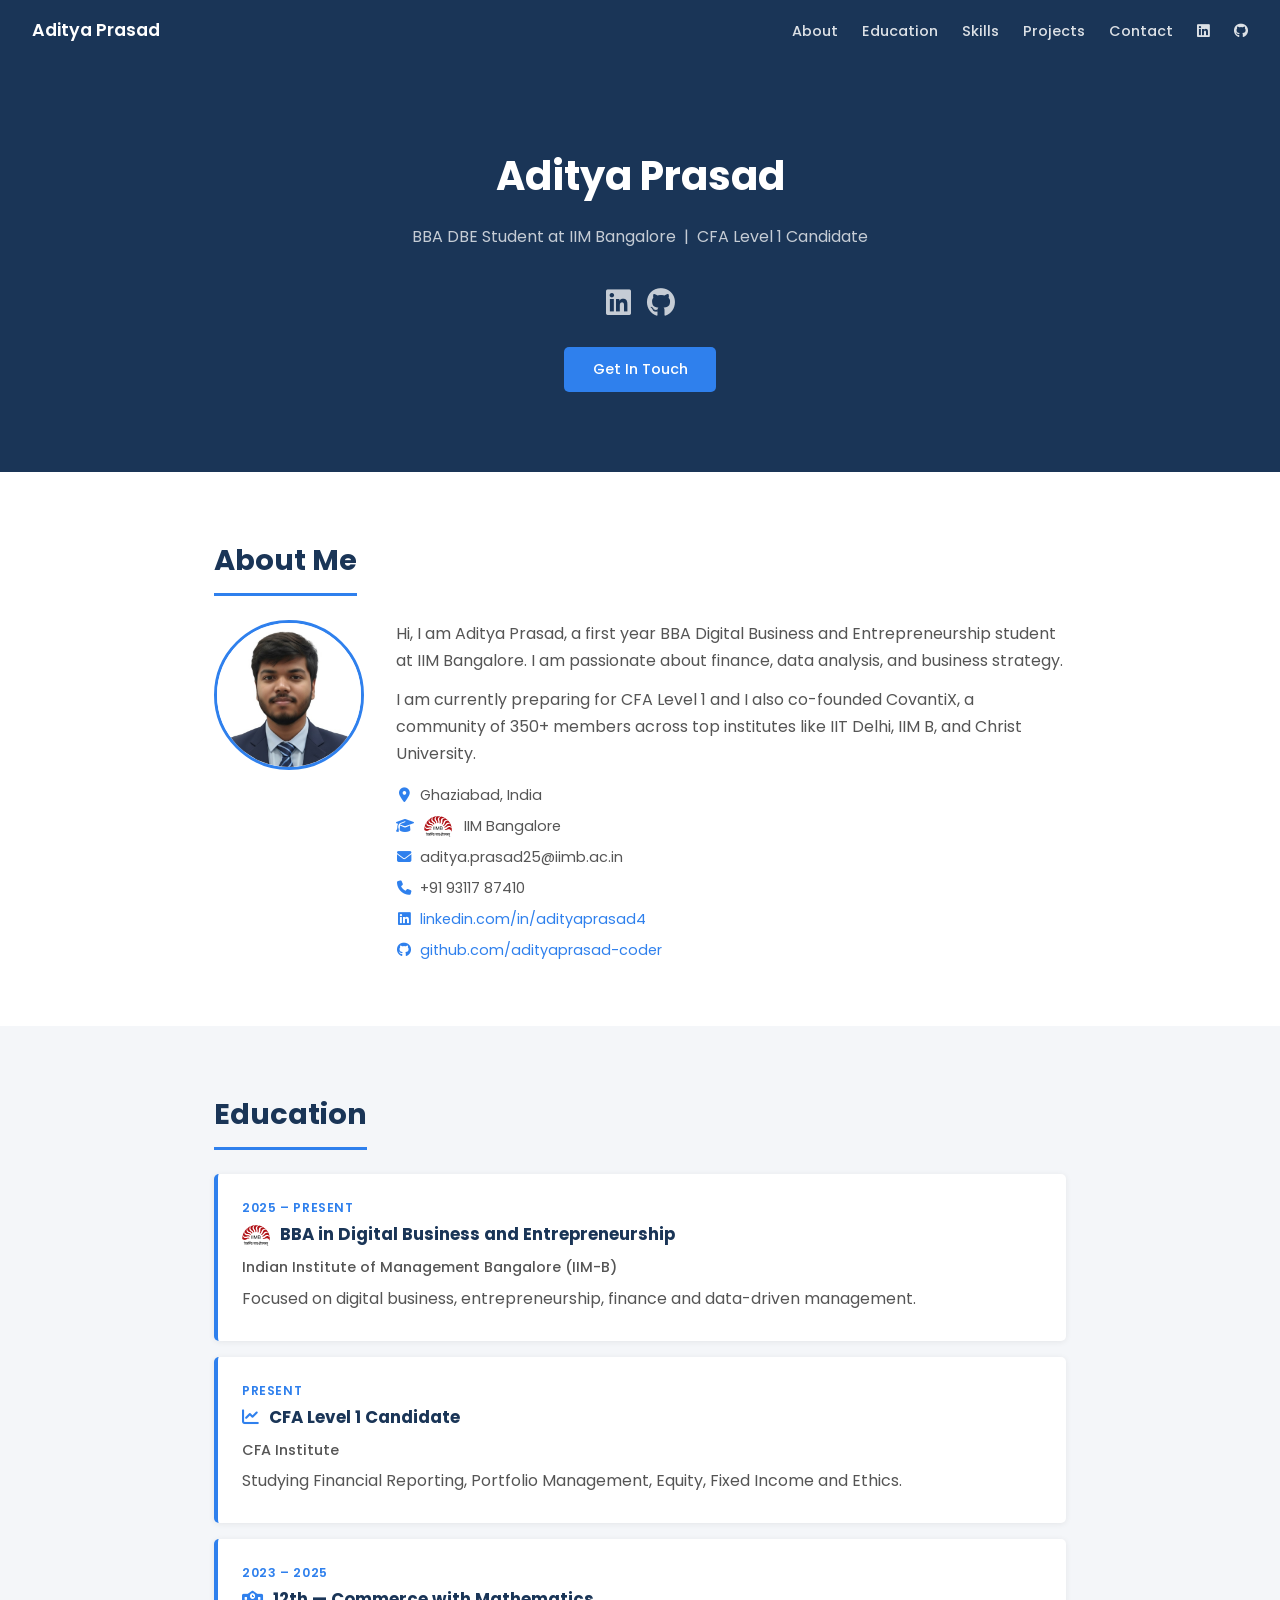
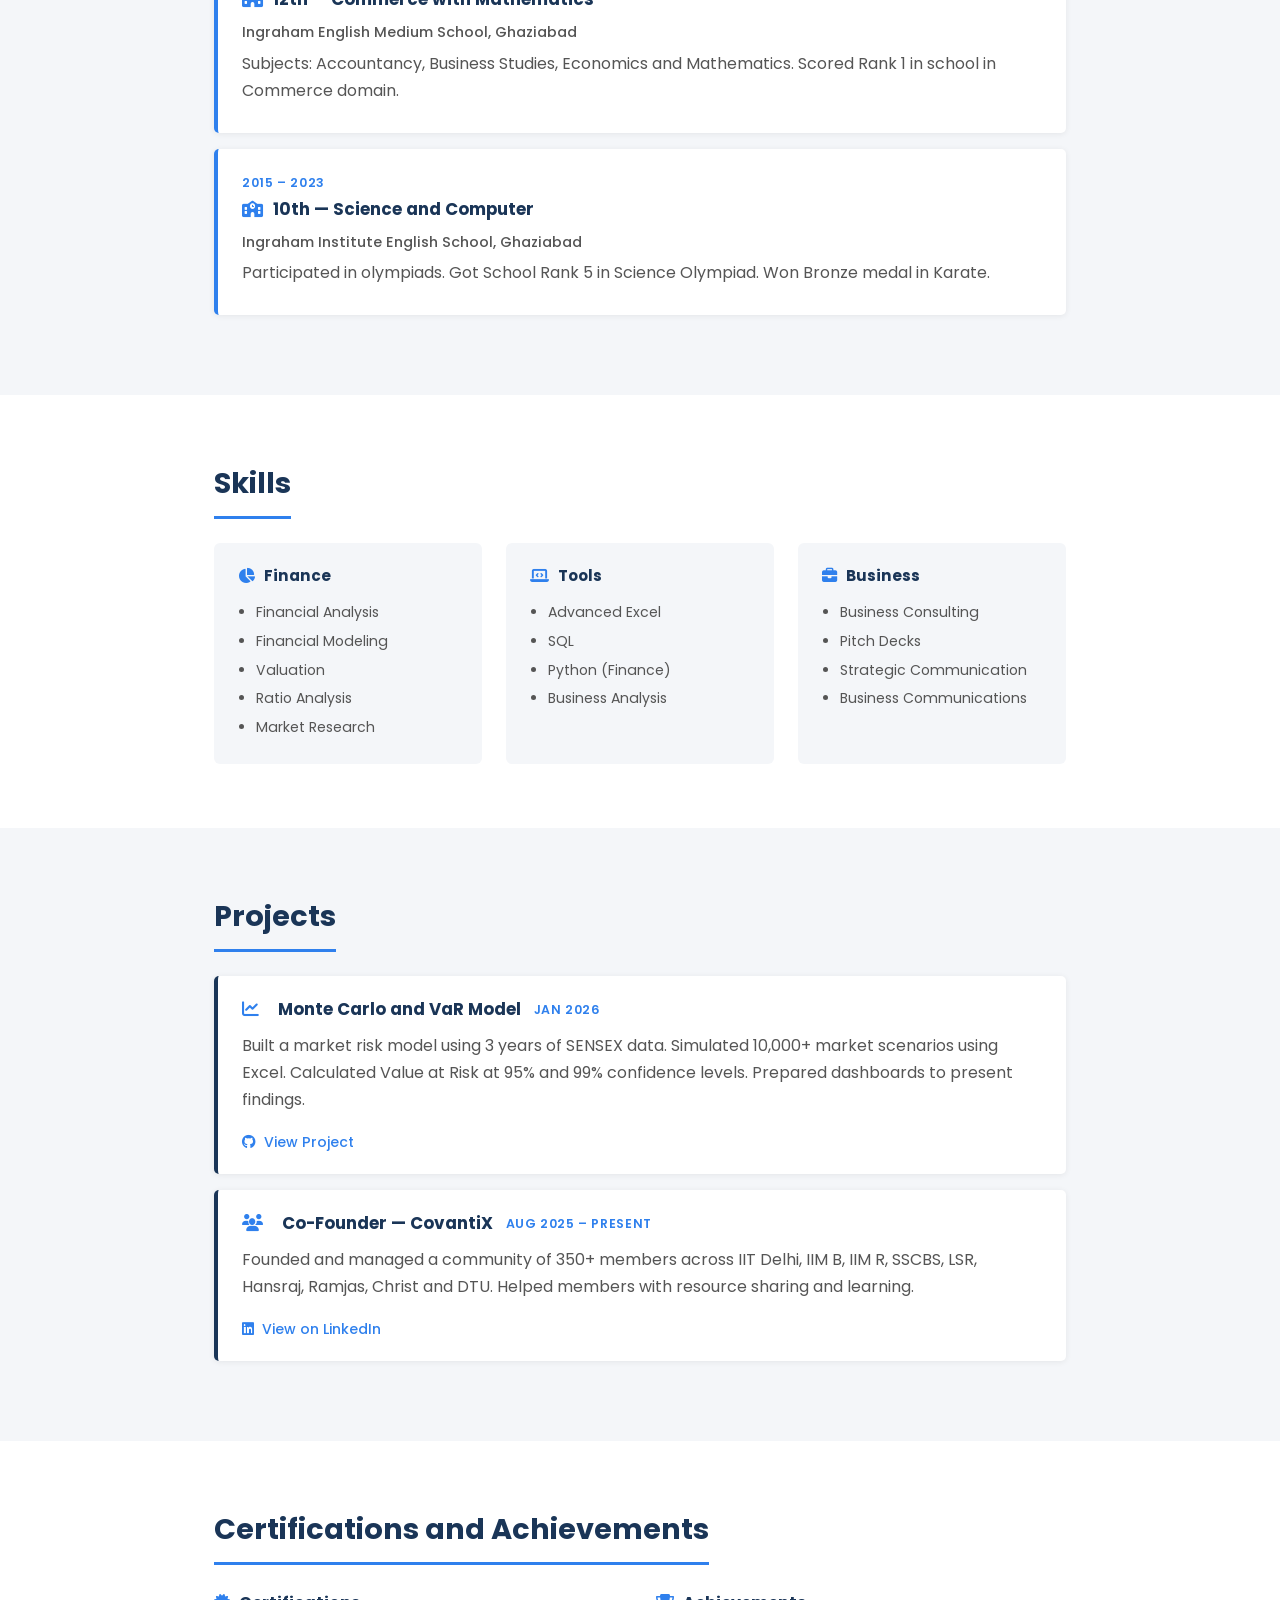
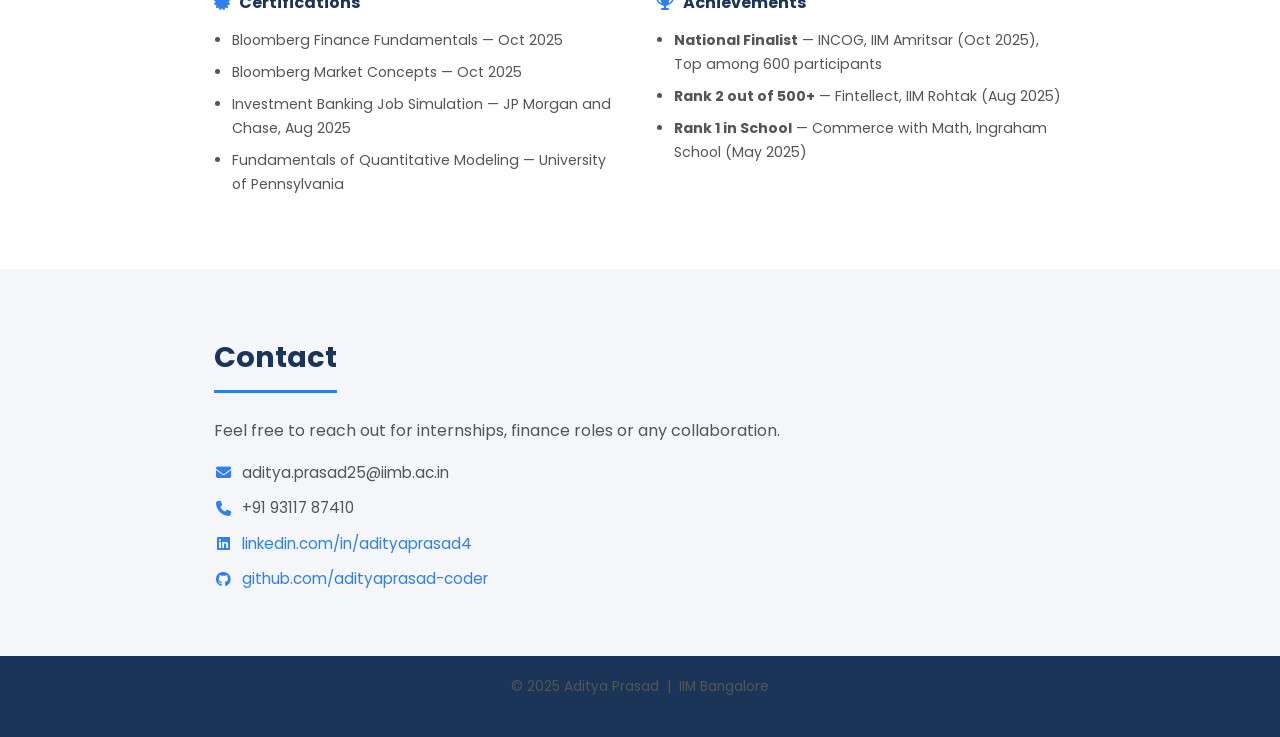
<file: index.html>
<!DOCTYPE html>
<html lang="en">
<head>
  <meta charset="UTF-8" />
  <meta name="viewport" content="width=device-width, initial-scale=1.0"/>
  <title>Aditya Prasad | Resume</title>
  <link href="https://fonts.googleapis.com/css2?family=Poppins:wght@400;500;600;700&display=swap" rel="stylesheet">
  <!-- Font Awesome for icons -->
  <link rel="stylesheet" href="https://cdnjs.cloudflare.com/ajax/libs/font-awesome/6.5.0/css/all.min.css">
  <link rel="stylesheet" href="style.css" />
</head>
<body>

  <!-- NAVIGATION BAR -->
  <nav id="navbar">
    <div class="nav-logo">Aditya Prasad</div>
    <ul class="nav-links">
      <li><a href="#about">About</a></li>
      <li><a href="#education">Education</a></li>
      <li><a href="#skills">Skills</a></li>
      <li><a href="#projects">Projects</a></li>
      <li><a href="#contact">Contact</a></li>
      <!-- LinkedIn & GitHub icons in navbar -->
      <li>
        <a href="https://linkedin.com/in/adityaprasad4/" target="_blank" class="nav-icon" title="LinkedIn">
          <i class="fa-brands fa-linkedin"></i>
        </a>
      </li>
      <li>
        <a href="https://github.com/adityaprasad-coder" target="_blank" class="nav-icon" title="GitHub">
          <i class="fa-brands fa-github"></i>
        </a>
      </li>
    </ul>
  </nav>

  <!-- HERO -->
  <section id="hero">
    <h1>Aditya Prasad</h1>
    <p>BBA DBE Student at IIM Bangalore &nbsp;|&nbsp; CFA Level 1 Candidate</p>
    <!-- Social icons in hero -->
    <div class="hero-icons">
      <a href="https://linkedin.com/in/adityaprasad4/" target="_blank" title="LinkedIn">
        <i class="fa-brands fa-linkedin"></i>
      </a>
      <a href="https://github.com/adityaprasad-coder" target="_blank" title="GitHub">
        <i class="fa-brands fa-github"></i>
      </a>
    </div>
    <a href="#contact" class="btn">Get In Touch</a>
  </section>

  <!-- ABOUT ME -->
  <section id="about" class="section">
    <div class="container">
      <h2>About Me</h2>
      <div class="about-flex">
        <img src="photo.jpg" alt="Aditya Prasad" class="profile-photo" />
        <div class="about-text">
          <p>Hi, I am Aditya Prasad, a first year BBA Digital Business and Entrepreneurship student at IIM Bangalore. I am passionate about finance, data analysis, and business strategy.</p>
          <p>I am currently preparing for CFA Level 1 and I also co-founded CovantiX, a community of 350+ members across top institutes like IIT Delhi, IIM B, and Christ University.</p>
          <ul class="info-list">
            <li><i class="fa-solid fa-location-dot"></i> Ghaziabad, India</li>
            <li>
              <i class="fa-solid fa-graduation-cap"></i> <img src="IIMB.svg" alt="IIM-B" class="iimb-logo" /> IIM Bangalore
            </li>
            <li><i class="fa-solid fa-envelope"></i> aditya.prasad25@iimb.ac.in</li>
            <li><i class="fa-solid fa-phone"></i> +91 93117 87410</li>
            <li>
              <i class="fa-brands fa-linkedin"></i>
              <a href="https://linkedin.com/in/adityaprasad4/" target="_blank">linkedin.com/in/adityaprasad4</a>
            </li>
            <li>
              <i class="fa-brands fa-github"></i>
              <a href="https://github.com/adityaprasad-coder" target="_blank">github.com/adityaprasad-coder</a>
            </li>
          </ul>
        </div>
      </div>
    </div>
  </section>

  <!-- EDUCATION -->
  <section id="education" class="section grey-bg">
    <div class="container">
      <h2>Education</h2>

      <div class="edu-card">
        <span class="year">2025 – Present</span>
        <h3>
          
          <img src="IIMB.svg" alt="IIM-B" class="edu-icon" /> BBA in Digital Business and Entrepreneurship
        </h3>
        <p class="institute">Indian Institute of Management Bangalore (IIM-B)</p>
        <p>Focused on digital business, entrepreneurship, finance and data-driven management.</p>
      </div>

      <div class="edu-card">
        <span class="year">Present</span>
        <h3><i class="fa-solid fa-chart-line edu-icon-fa"></i> CFA Level 1 Candidate</h3>
        <p class="institute">CFA Institute</p>
        <p>Studying Financial Reporting, Portfolio Management, Equity, Fixed Income and Ethics.</p>
      </div>

      <div class="edu-card">
        <span class="year">2023 – 2025</span>
        <h3><i class="fa-solid fa-school edu-icon-fa"></i> 12th — Commerce with Mathematics</h3>
        <p class="institute">Ingraham English Medium School, Ghaziabad</p>
        <p>Subjects: Accountancy, Business Studies, Economics and Mathematics. Scored Rank 1 in school in Commerce domain.</p>
      </div>

      <div class="edu-card">
        <span class="year">2015 – 2023</span>
        <h3><i class="fa-solid fa-school edu-icon-fa"></i> 10th — Science and Computer</h3>
        <p class="institute">Ingraham Institute English School, Ghaziabad</p>
        <p>Participated in olympiads. Got School Rank 5 in Science Olympiad. Won Bronze medal in Karate.</p>
      </div>

    </div>
  </section>

  <!-- SKILLS -->
  <section id="skills" class="section">
    <div class="container">
      <h2>Skills</h2>
      <div class="skills-flex">

        <div class="skill-box">
          <h3><i class="fa-solid fa-chart-pie"></i> Finance</h3>
          <ul>
            <li>Financial Analysis</li>
            <li>Financial Modeling</li>
            <li>Valuation</li>
            <li>Ratio Analysis</li>
            <li>Market Research</li>
          </ul>
        </div>

        <div class="skill-box">
          <h3><i class="fa-solid fa-laptop-code"></i> Tools</h3>
          <ul>
            <li>Advanced Excel</li>
            <li>SQL</li>
            <li>Python (Finance)</li>
            <li>Business Analysis</li>
          </ul>
        </div>

        <div class="skill-box">
          <h3><i class="fa-solid fa-briefcase"></i> Business</h3>
          <ul>
            <li>Business Consulting</li>
            <li>Pitch Decks</li>
            <li>Strategic Communication</li>
            <li>Business Communications</li>
          </ul>
        </div>

      </div>
    </div>
  </section>

  <!-- PROJECTS -->
  <section id="projects" class="section grey-bg">
    <div class="container">
      <h2>Projects</h2>

      <div class="project-card">
        <h3><i class="fa-solid fa-chart-line"></i> Monte Carlo and VaR Model <span class="year">Jan 2026</span></h3>
        <p>Built a market risk model using 3 years of SENSEX data. Simulated 10,000+ market scenarios using Excel. Calculated Value at Risk at 95% and 99% confidence levels. Prepared dashboards to present findings.</p>
        <a href="https://bit.ly/4pxqvvm" target="_blank" class="project-link">
          <i class="fa-brands fa-github"></i> View Project
        </a>
      </div>

      <div class="project-card">
        <h3><i class="fa-solid fa-users"></i> Co-Founder — CovantiX <span class="year">Aug 2025 – Present</span></h3>
        <p>Founded and managed a community of 350+ members across IIT Delhi, IIM B, IIM R, SSCBS, LSR, Hansraj, Ramjas, Christ and DTU. Helped members with resource sharing and learning.</p>
        <a href="https://linkedin.com/in/adityaprasad4/" target="_blank" class="project-link">
          <i class="fa-brands fa-linkedin"></i> View on LinkedIn
        </a>
      </div>

    </div>
  </section>

  <!-- CERTIFICATIONS -->
  <section id="certifications" class="section">
    <div class="container">
      <h2>Certifications and Achievements</h2>
      <div class="two-col">

        <div>
          <h3><i class="fa-solid fa-certificate"></i> Certifications</h3>
          <ul class="simple-list">
            <li>Bloomberg Finance Fundamentals — Oct 2025</li>
            <li>Bloomberg Market Concepts — Oct 2025</li>
            <li>Investment Banking Job Simulation — JP Morgan and Chase, Aug 2025</li>
            <li>Fundamentals of Quantitative Modeling — University of Pennsylvania</li>
          </ul>
        </div>

        <div>
          <h3><i class="fa-solid fa-trophy"></i> Achievements</h3>
          <ul class="simple-list">
            <li><b>National Finalist</b> — INCOG, IIM Amritsar (Oct 2025), Top among 600 participants</li>
            <li><b>Rank 2 out of 500+</b> — Fintellect, IIM Rohtak (Aug 2025)</li>
            <li><b>Rank 1 in School</b> — Commerce with Math, Ingraham School (May 2025)</li>
          </ul>
        </div>

      </div>
    </div>
  </section>

  <!-- CONTACT -->
  <section id="contact" class="section grey-bg">
    <div class="container">
      <h2>Contact</h2>
      <p>Feel free to reach out for internships, finance roles or any collaboration.</p>
      <ul class="contact-list">
        <li><i class="fa-solid fa-envelope"></i> aditya.prasad25@iimb.ac.in</li>
        <li><i class="fa-solid fa-phone"></i> +91 93117 87410</li>
        <li>
          <i class="fa-brands fa-linkedin"></i>
          <a href="https://linkedin.com/in/adityaprasad4/" target="_blank">linkedin.com/in/adityaprasad4</a>
        </li>
        <li>
          <i class="fa-brands fa-github"></i>
          <a href="https://github.com/adityaprasad-coder" target="_blank">github.com/adityaprasad-coder</a>
        </li>
      </ul>
    </div>
  </section>

  <!-- FOOTER -->
  <footer id="footer">
    <p>© 2025 Aditya Prasad &nbsp;|&nbsp; IIM Bangalore</p>
    <div class="footer-icons">
</file>
<file: style.css>
/* ================================
   STYLE.CSS — Aditya Prasad
   Simple Resume Website
   ================================ */

/* 1. CSS Variables - Color Palette */
:root {
  --primary: #1a3557;
  --accent: #2f80ed;
  --bg: #ffffff;
  --grey-bg: #f4f6f9;
  --text: #222222;
  --muted: #555555;
  --border: #dddddd;
  --font: 'Poppins', sans-serif;
}

/* 2. Base / Element Selectors */
* {
  margin: 0;
  padding: 0;
  box-sizing: border-box;
}

html {
  scroll-behavior: smooth;
}

body {
  font-family: var(--font);
  color: var(--text);
  background-color: var(--bg);
  font-size: 16px;
  line-height: 1.7;
}

h2 {
  font-size: 1.8rem;
  color: var(--primary);
  margin-bottom: 1.5rem;
  border-bottom: 3px solid var(--accent);
  padding-bottom: 0.5rem;
  display: inline-block;
}

h3 {
  font-size: 1.05rem;
  color: var(--primary);
  margin-bottom: 0.4rem;
}

p {
  color: var(--muted);
  margin-bottom: 0.6rem;
}

a {
  color: var(--accent);
  text-decoration: none;
}

a:hover {
  text-decoration: underline;
}

ul {
  list-style: none;
}

/* 3. Container */
.container {
  max-width: 900px;
  margin: 0 auto;
  padding: 0 1.5rem;
}

/* 4. Navigation Bar - Flexbox */
#navbar {
  background-color: var(--primary);
  padding: 1rem 2rem;
  position: sticky;
  top: 0;
  z-index: 100;
  display: flex;
  align-items: center;
  justify-content: space-between;
}

.nav-logo {
  color: white;
  font-size: 1.1rem;
  font-weight: 600;
}

.nav-links {
  display: flex;
  gap: 1.5rem;
}

.nav-links a {
  color: rgba(255, 255, 255, 0.85);
  font-size: 0.9rem;
  font-weight: 500;
}

.nav-links a:hover {
  color: white;
  text-decoration: none;
}

/* 5. Hero Section */
#hero {
  background-color: var(--primary);
  color: white;
  text-align: center;
  padding: 5rem 1.5rem;
}

#hero h1 {
  font-size: 2.5rem;
  margin-bottom: 0.8rem;
  color: white;
}

#hero p {
  color: rgba(255, 255, 255, 0.75);
  font-size: 1rem;
  margin-bottom: 1.8rem;
}

/* Class Selector - Button */
.btn {
  display: inline-block;
  background-color: var(--accent);
  color: white;
  padding: 0.65rem 1.8rem;
  border-radius: 5px;
  font-weight: 500;
  font-size: 0.9rem;
}

.btn:hover {
  opacity: 0.9;
  text-decoration: none;
}

/* 6. Sections */
.section {
  padding: 4rem 0;
}

.grey-bg {
  background-color: var(--grey-bg);
}

/* 7. About Section - Flexbox */
.about-flex {
  display: flex;
  gap: 2rem;
  align-items: flex-start;
}

/* Class Selector */
.profile-photo {
  width: 150px;
  height: 150px;
  border-radius: 50%;
  object-fit: cover;
  object-position: center top;
  border: 3px solid var(--accent);
  flex-shrink: 0;
}

.about-text p {
  margin-bottom: 0.7rem;
}

.info-list {
  margin-top: 1rem;
  display: flex;
  flex-direction: column;
  gap: 0.4rem;
}

.info-list li {
  font-size: 0.9rem;
  color: var(--muted);
}

/* 8. Education Cards */
.edu-card {
  background: white;
  border-left: 4px solid var(--accent);
  padding: 1.2rem 1.5rem;
  margin-bottom: 1rem;
  border-radius: 5px;
  box-shadow: 0 1px 6px rgba(0,0,0,0.07);
}

.grey-bg .edu-card {
  background: white;
}

.year {
  font-size: 0.78rem;
  font-weight: 600;
  color: var(--accent);
  text-transform: uppercase;
  letter-spacing: 0.05em;
}

.institute {
  color: var(--muted);
  font-size: 0.9rem;
  font-weight: 500;
  margin-bottom: 0.3rem;
}

/* 9. Skills - Flexbox */
.skills-flex {
  display: flex;
  gap: 1.5rem;
  flex-wrap: wrap;
}

.skill-box {
  flex: 1;
  min-width: 200px;
  background: var(--grey-bg);
  border-radius: 6px;
  padding: 1.2rem 1.5rem;
}

.skill-box h3 {
  margin-bottom: 0.8rem;
  font-size: 0.95rem;
}

.skill-box ul {
  list-style: disc;
  padding-left: 1.1rem;
}

.skill-box ul li {
  font-size: 0.88rem;
  color: var(--muted);
  margin-bottom: 0.3rem;
}

/* 10. Projects */
.project-card {
  background: white;
  border-left: 4px solid var(--primary);
  padding: 1.2rem 1.5rem;
  margin-bottom: 1rem;
  border-radius: 5px;
  box-shadow: 0 1px 6px rgba(0,0,0,0.07);
}

.project-card h3 {
  display: flex;
  align-items: center;
  gap: 0.8rem;
  flex-wrap: wrap;
  margin-bottom: 0.5rem;
}

.project-link {
  display: inline-block;
  margin-top: 0.5rem;
  font-size: 0.88rem;
  font-weight: 500;
  color: var(--accent);
}

/* 11. Certifications - Two Column Flexbox */
.two-col {
  display: flex;
  gap: 2rem;
  flex-wrap: wrap;
}

.two-col > div {
  flex: 1;
  min-width: 250px;
}

.two-col h3 {
  margin-bottom: 0.8rem;
  font-size: 1rem;
}

.simple-list {
  list-style: disc;
  padding-left: 1.1rem;
}

.simple-list li {
  font-size: 0.88rem;
  color: var(--muted);
  margin-bottom: 0.5rem;
}

/* 12. Contact */
.contact-list {
  margin-top: 1rem;
  display: flex;
  flex-direction: column;
  gap: 0.6rem;
}

.contact-list li {
  font-size: 0.95rem;
  color: var(--muted);
}

/* 13. Footer - ID Selector */
#footer {
  background-color: var(--primary);
  color: rgba(255,255,255,0.6);
  text-align: center;
  padding: 1.2rem;
  font-size: 0.85rem;
}

/* 14. Responsive */
@media (max-width: 768px) {
  #navbar {
    flex-direction: column;
    gap: 0.8rem;
    text-align: center;
  }

  .nav-links {
    gap: 1rem;
    flex-wrap: wrap;
    justify-content: center;
  }

  .about-flex {
    flex-direction: column;
    align-items: center;
    text-align: center;
  }

  .skills-flex,
  .two-col {
    flex-direction: column;
  }

  #hero h1 {
    font-size: 1.8rem;
  }
}

/* ── ICON STYLES ── */

/* Navbar icons */
.nav-icon {
  font-size: 1.2rem;
  color: rgba(255,255,255,0.85);
  transition: color 0.2s;
}
.nav-icon:hover { color: white; }

/* Hero social icons */
.hero-icons {
  display: flex;
  gap: 1rem;
  justify-content: center;
  margin-bottom: 1.2rem;
}
.hero-icons a {
  font-size: 1.8rem;
  color: rgba(255,255,255,0.75);
  transition: color 0.2s, transform 0.2s;
}
.hero-icons a:hover {
  color: white;
  transform: translateY(-2px);
}

/* Info list icons */
.info-list li {
  display: flex;
  align-items: center;
  gap: 0.5rem;
}
.info-list li i {
  color: var(--accent);
  width: 16px;
  text-align: center;
}

/* IIM-B logo in about & education */
.iimb-logo {
  width: 28px;
  height: auto;
  vertical-align: middle;
  margin: 0 4px;
}

/* Education card icon */
.edu-icon {
  width: 28px;
  height: auto;
  vertical-align: middle;
  margin-right: 6px;
}
.edu-icon-fa {
  color: var(--accent);
  margin-right: 6px;
}

/* Skill box heading icon */
.skill-box h3 i {
  color: var(--accent);
  margin-right: 6px;
}

/* Project card heading icon */
.project-card h3 i {
  color: var(--accent);
  margin-right: 6px;
}

/* Project link icon */
.project-link i { margin-right: 4px; }

/* Cert/achievement heading icon */
.two-col h3 i {
  color: var(--accent);
  margin-right: 6px;
}

/* Contact list icons */
.contact-list li {
  display: flex;
  align-items: center;
  gap: 0.6rem;
}
.contact-list li i {
  color: var(--accent);
  width: 18px;
  text-align: center;
}

/* Footer icons */
#footer {
  display: flex;
  flex-direction: column;
  align-items: center;
  gap: 0.6rem;
}
.footer-icons {
  display: flex;
  gap: 1rem;
}
.footer-icons a {
  color: rgba(255,255,255,0.6);
  font-size: 1.3rem;
  transition: color 0.2s;
}
.footer-icons a:hover { color: white; }
</file>
